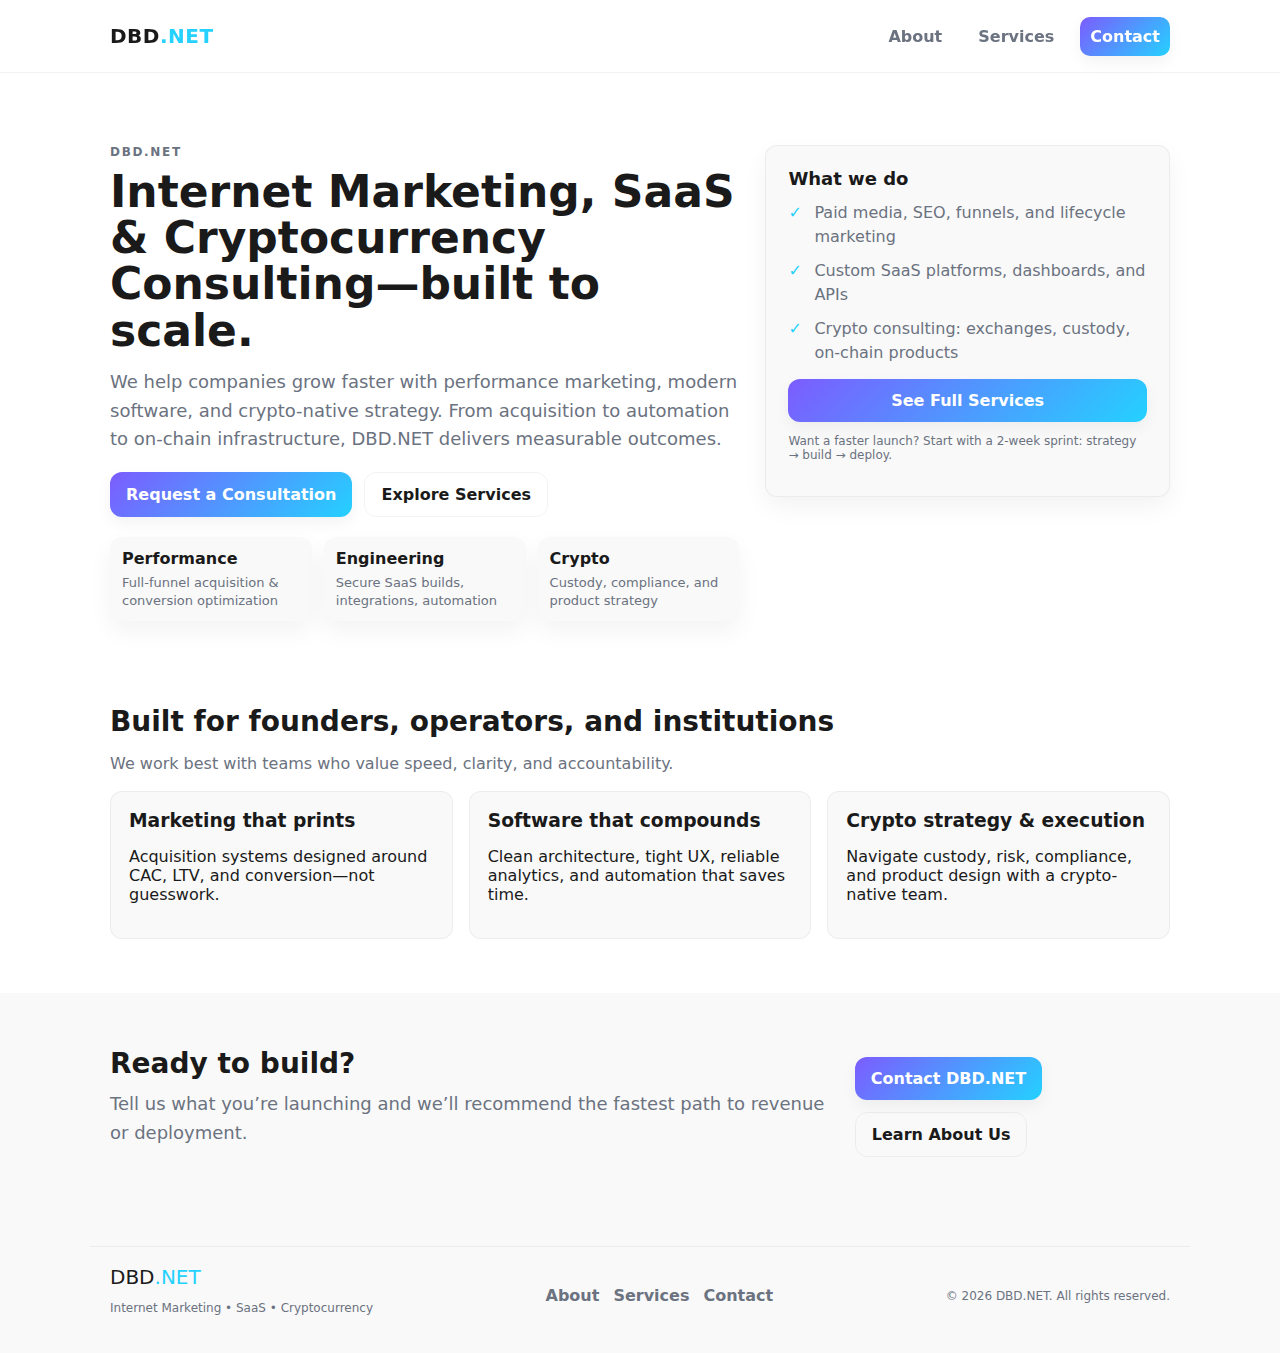
<file: index.html>
<!doctype html>
<html lang="en">
<head>
  <meta charset="utf-8" />
  <meta name="viewport" content="width=device-width,initial-scale=1" />
  <title>DBD.NET | Internet Marketing, SaaS & Cryptocurrency Consulting</title>
  <meta name="description" content="DBD.NET is a leading internet marketing, software as a service (SaaS), and cryptocurrency consulting and software firm." />

  <!-- Open Graph -->
  <meta property="og:title" content="DBD.NET" />
  <meta property="og:description" content="Internet Marketing, SaaS, and Cryptocurrency Consulting & Software." />
  <meta property="og:type" content="website" />

  <link rel="stylesheet" href="assets/styles.css" />
</head>
<body>
  <header class="header">
    <div class="container header-inner">
      <a class="brand" href="index.html" aria-label="DBD.NET home">
        <span class="brand-mark">DBD</span><span class="brand-dot">.NET</span>
      </a>

      <button class="nav-toggle" aria-label="Open menu" aria-expanded="false">
        <span></span><span></span><span></span>
      </button>

      <nav class="nav" role="navigation">
        <a href="about.html">About</a>
        <a href="services.html">Services</a>
        <a class="btn btn-sm" href="contact.html">Contact</a>
      </nav>
    </div>
  </header>

  <main>
    <section class="hero">
      <div class="container hero-grid">
        <div>
          <p class="eyebrow">DBD.NET</p>
          <h1>Internet Marketing, SaaS & Cryptocurrency Consulting—built to scale.</h1>
          <p class="lead">
            We help companies grow faster with performance marketing, modern software, and crypto-native strategy.
            From acquisition to automation to on-chain infrastructure, DBD.NET delivers measurable outcomes.
          </p>

          <div class="cta-row">
            <a class="btn" href="contact.html">Request a Consultation</a>
            <a class="btn btn-ghost" href="services.html">Explore Services</a>
          </div>

          <div class="trust">
            <div class="trust-item">
              <div class="trust-kpi">Performance</div>
              <div class="trust-text">Full-funnel acquisition & conversion optimization</div>
            </div>
            <div class="trust-item">
              <div class="trust-kpi">Engineering</div>
              <div class="trust-text">Secure SaaS builds, integrations, automation</div>
            </div>
            <div class="trust-item">
              <div class="trust-kpi">Crypto</div>
              <div class="trust-text">Custody, compliance, and product strategy</div>
            </div>
          </div>
        </div>

        <div class="hero-card">
          <h2>What we do</h2>
          <ul class="checklist">
            <li>Paid media, SEO, funnels, and lifecycle marketing</li>
            <li>Custom SaaS platforms, dashboards, and APIs</li>
            <li>Crypto consulting: exchanges, custody, on-chain products</li>
          </ul>
          <div class="card-cta">
            <a class="btn btn-block" href="services.html">See Full Services</a>
          </div>
          <p class="small muted">
            Want a faster launch? Start with a 2-week sprint: strategy → build → deploy.
          </p>
        </div>
      </div>
    </section>

    <section class="section">
      <div class="container">
        <div class="section-head">
          <h2>Built for founders, operators, and institutions</h2>
          <p class="muted">
            We work best with teams who value speed, clarity, and accountability.
          </p>
        </div>

        <div class="grid-3">
          <div class="tile">
            <h3>Marketing that prints</h3>
            <p>Acquisition systems designed around CAC, LTV, and conversion—not guesswork.</p>
          </div>
          <div class="tile">
            <h3>Software that compounds</h3>
            <p>Clean architecture, tight UX, reliable analytics, and automation that saves time.</p>
          </div>
          <div class="tile">
            <h3>Crypto strategy & execution</h3>
            <p>Navigate custody, risk, compliance, and product design with a crypto-native team.</p>
          </div>
        </div>
      </div>
    </section>

    <section class="section section-alt">
      <div class="container split">
        <div>
          <h2>Ready to build?</h2>
          <p class="lead">
            Tell us what you’re launching and we’ll recommend the fastest path to revenue or deployment.
          </p>
        </div>
        <div class="split-actions">
          <a class="btn" href="contact.html">Contact DBD.NET</a>
          <a class="btn btn-ghost" href="about.html">Learn About Us</a>
        </div>
      </div>
    </section>
  </main>

  <footer class="footer">
    <div class="container footer-inner">
      <div class="footer-brand">
        <span class="brand-mark">DBD</span><span class="brand-dot">.NET</span>
        <p class="small muted">Internet Marketing • SaaS • Cryptocurrency</p>
      </div>
      <div class="footer-links">
        <a href="about.html">About</a>
        <a href="services.html">Services</a>
        <a href="contact.html">Contact</a>
      </div>
      <div class="small muted">© <span id="year"></span> DBD.NET. All rights reserved.</div>
    </div>
  </footer>

  <script src="assets/main.js"></script>
</body>
</html>
</file>
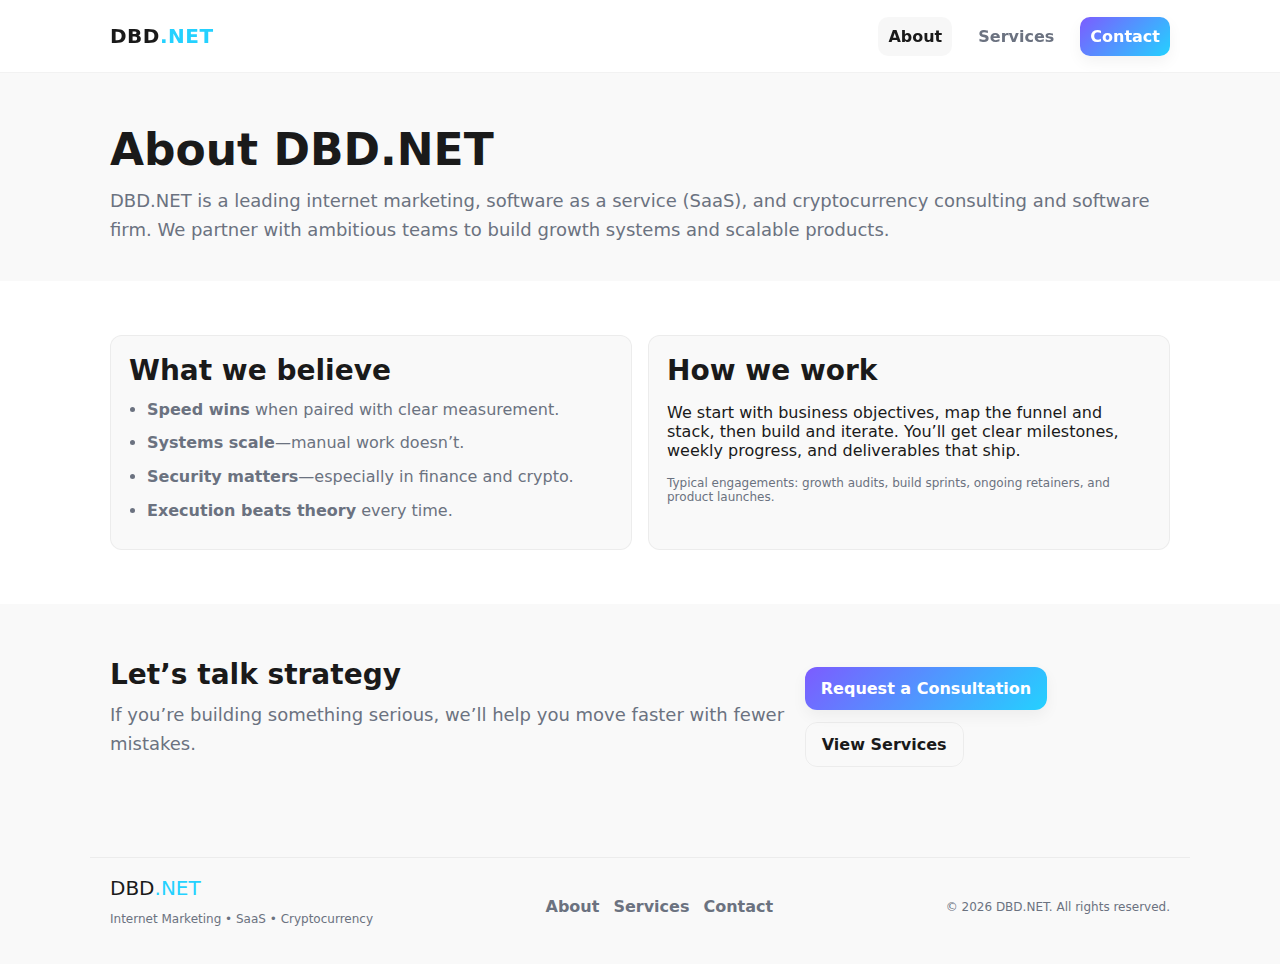
<file: about.html>
<!doctype html>
<html lang="en">
<head>
  <meta charset="utf-8" />
  <meta name="viewport" content="width=device-width,initial-scale=1" />
  <title>About | DBD.NET</title>
  <meta name="description" content="DBD.NET is a leading internet marketing, SaaS, and cryptocurrency consulting and software firm." />
  <link rel="stylesheet" href="assets/styles.css" />
</head>
<body>
  <header class="header">
    <div class="container header-inner">
      <a class="brand" href="index.html"><span class="brand-mark">DBD</span><span class="brand-dot">.NET</span></a>
      <button class="nav-toggle" aria-label="Open menu" aria-expanded="false"><span></span><span></span><span></span></button>
      <nav class="nav">
        <a class="active" href="about.html">About</a>
        <a href="services.html">Services</a>
        <a class="btn btn-sm" href="contact.html">Contact</a>
      </nav>
    </div>
  </header>

  <main>
    <section class="page-hero">
      <div class="container">
        <h1>About DBD.NET</h1>
        <p class="lead">
          DBD.NET is a leading internet marketing, software as a service (SaaS), and cryptocurrency consulting and software firm.
          We partner with ambitious teams to build growth systems and scalable products.
        </p>
      </div>
    </section>

    <section class="section">
      <div class="container grid-2">
        <div class="tile">
          <h2>What we believe</h2>
          <ul class="bullets">
            <li><strong>Speed wins</strong> when paired with clear measurement.</li>
            <li><strong>Systems scale</strong>—manual work doesn’t.</li>
            <li><strong>Security matters</strong>—especially in finance and crypto.</li>
            <li><strong>Execution beats theory</strong> every time.</li>
          </ul>
        </div>

        <div class="tile">
          <h2>How we work</h2>
          <p>
            We start with business objectives, map the funnel and stack, then build and iterate.
            You’ll get clear milestones, weekly progress, and deliverables that ship.
          </p>
          <p class="muted small">
            Typical engagements: growth audits, build sprints, ongoing retainers, and product launches.
          </p>
        </div>
      </div>
    </section>

    <section class="section section-alt">
      <div class="container split">
        <div>
          <h2>Let’s talk strategy</h2>
          <p class="lead">If you’re building something serious, we’ll help you move faster with fewer mistakes.</p>
        </div>
        <div class="split-actions">
          <a class="btn" href="contact.html">Request a Consultation</a>
          <a class="btn btn-ghost" href="services.html">View Services</a>
        </div>
      </div>
    </section>
  </main>

  <footer class="footer">
    <div class="container footer-inner">
      <div class="footer-brand">
        <span class="brand-mark">DBD</span><span class="brand-dot">.NET</span>
        <p class="small muted">Internet Marketing • SaaS • Cryptocurrency</p>
      </div>
      <div class="footer-links">
        <a href="about.html">About</a>
        <a href="services.html">Services</a>
        <a href="contact.html">Contact</a>
      </div>
      <div class="small muted">© <span id="year"></span> DBD.NET. All rights reserved.</div>
    </div>
  </footer>

  <script src="assets/main.js"></script>
</body>
</html>
</file>
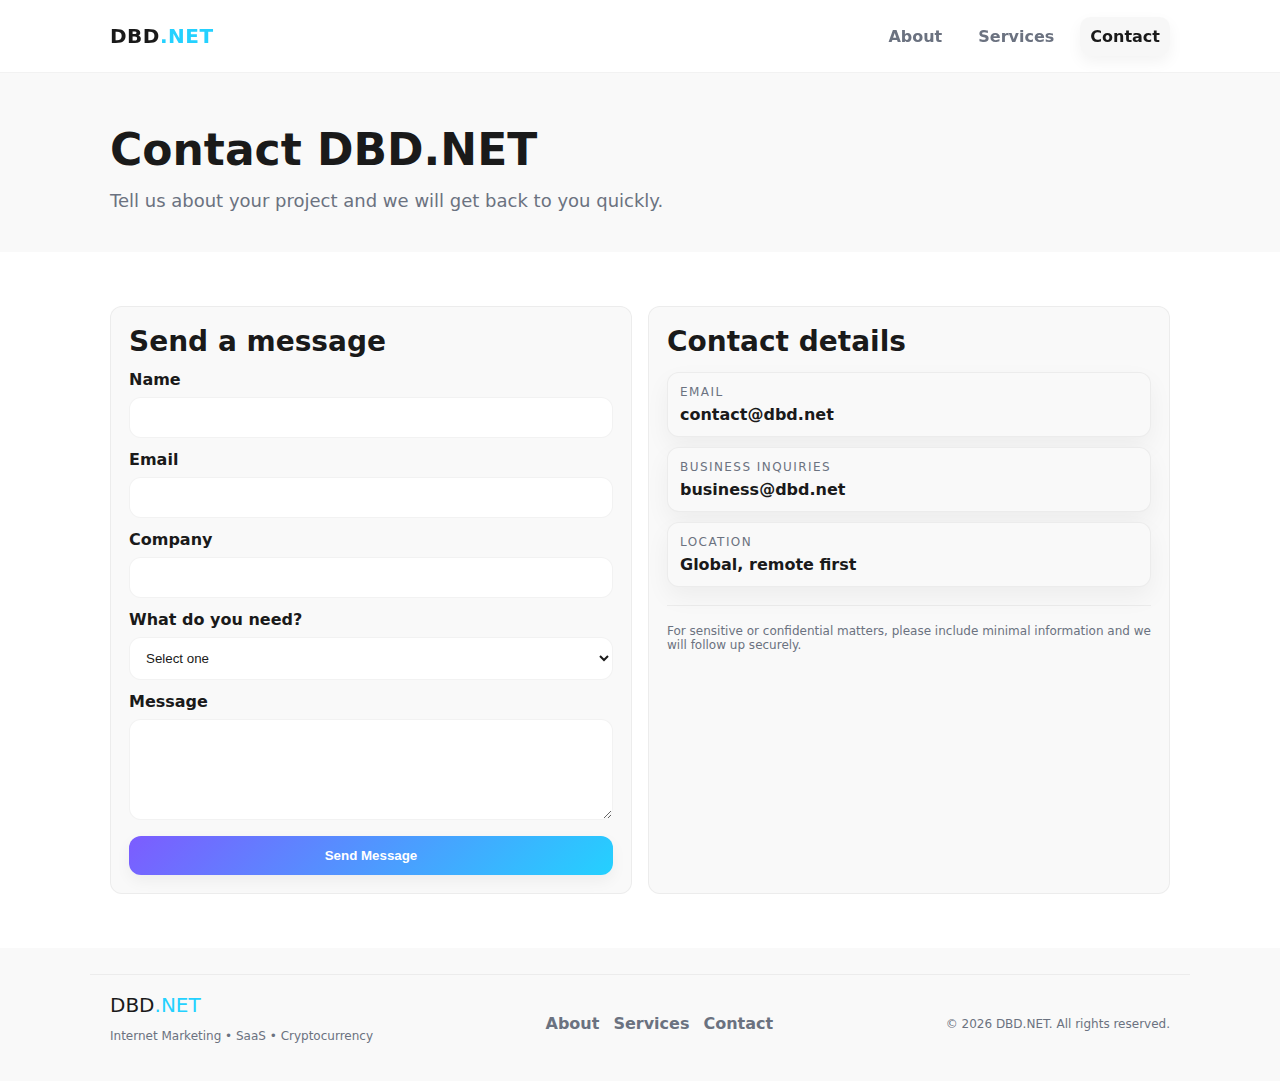
<file: contact.html>
<!doctype html>
<html lang="en">
<head>
  <meta charset="utf-8" />
  <meta name="viewport" content="width=device-width,initial-scale=1" />
  <title>Contact | DBD.NET</title>
  <meta name="description" content="Contact DBD.NET for internet marketing, SaaS, and cryptocurrency consulting." />
  <link rel="stylesheet" href="assets/styles.css" />
</head>
<body>
  <header class="header">
    <div class="container header-inner">
      <a class="brand" href="index.html">
        <span class="brand-mark">DBD</span><span class="brand-dot">.NET</span>
      </a>
      <button class="nav-toggle" aria-label="Open menu" aria-expanded="false">
        <span></span><span></span><span></span>
      </button>
      <nav class="nav">
        <a href="about.html">About</a>
        <a href="services.html">Services</a>
        <a class="active btn btn-sm" href="contact.html">Contact</a>
      </nav>
    </div>
  </header>

  <main>
    <section class="page-hero">
      <div class="container">
        <h1>Contact DBD.NET</h1>
        <p class="lead">
          Tell us about your project and we will get back to you quickly.
        </p>
      </div>
    </section>

    <section class="section">
      <div class="container grid-2">
        <div class="tile">
          <h2>Send a message</h2>
          <form id="contactForm" class="form">
            <label>
              Name
              <input type="text" name="name" required />
            </label>

            <label>
              Email
              <input type="email" name="email" required />
            </label>

            <label>
              Company
              <input type="text" name="company" />
            </label>

            <label>
              What do you need?
              <select name="need" required>
                <option value="">Select one</option>
                <option>Marketing</option>
                <option>SaaS Development</option>
                <option>Crypto Consulting</option>
                <option>General Inquiry</option>
              </select>
            </label>

            <label>
              Message
              <textarea name="message" rows="5" required></textarea>
            </label>

            <button class="btn btn-block" type="submit">Send Message</button>
          </form>
        </div>

        <div class="tile">
          <h2>Contact details</h2>

          <div class="contact-cards">
            <div class="contact-card">
              <div class="contact-label">Email</div>
              <div class="contact-value">contact@dbd.net</div>
            </div>

            <div class="contact-card">
              <div class="contact-label">Business inquiries</div>
              <div class="contact-value">business@dbd.net</div>
            </div>

            <div class="contact-card">
              <div class="contact-label">Location</div>
              <div class="contact-value">Global, remote first</div>
            </div>
          </div>

          <div class="divider"></div>

          <p class="muted small">
            For sensitive or confidential matters, please include minimal information and we will follow up securely.
          </p>
        </div>
      </div>
    </section>
  </main>

  <footer class="footer">
    <div class="container footer-inner">
      <div class="footer-brand">
        <span class="brand-mark">DBD</span><span class="brand-dot">.NET</span>
        <p class="small muted">Internet Marketing • SaaS • Cryptocurrency</p>
      </div>
      <div class="footer-links">
        <a href="about.html">About</a>
        <a href="services.html">Services</a>
        <a href="contact.html">Contact</a>
      </div>
      <div class="small muted">© <span id="year"></span> DBD.NET. All rights reserved.</div>
    </div>
  </footer>

  <script src="assets/main.js"></script>
</body>
</html>
</file>
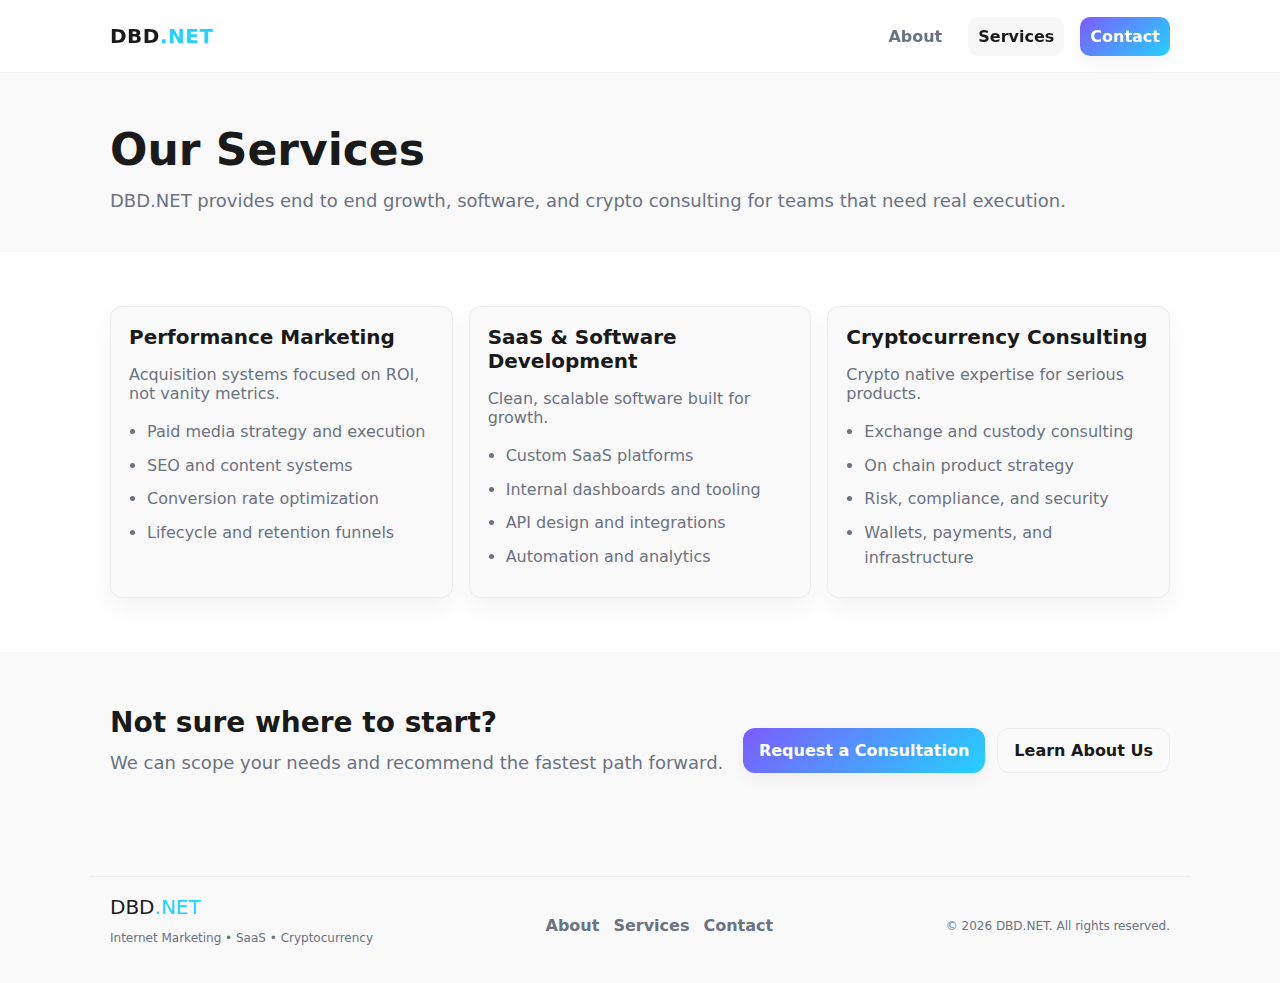
<file: services.html>
<!doctype html>
<html lang="en">
<head>
  <meta charset="utf-8" />
  <meta name="viewport" content="width=device-width,initial-scale=1" />
  <title>Services | DBD.NET</title>
  <meta name="description" content="Internet marketing, SaaS development, and cryptocurrency consulting services by DBD.NET." />
  <link rel="stylesheet" href="assets/styles.css" />
</head>
<body>
  <header class="header">
    <div class="container header-inner">
      <a class="brand" href="index.html">
        <span class="brand-mark">DBD</span><span class="brand-dot">.NET</span>
      </a>
      <button class="nav-toggle" aria-label="Open menu" aria-expanded="false">
        <span></span><span></span><span></span>
      </button>
      <nav class="nav">
        <a href="about.html">About</a>
        <a class="active" href="services.html">Services</a>
        <a class="btn btn-sm" href="contact.html">Contact</a>
      </nav>
    </div>
  </header>

  <main>
    <section class="page-hero">
      <div class="container">
        <h1>Our Services</h1>
        <p class="lead">
          DBD.NET provides end to end growth, software, and crypto consulting for teams that need real execution.
        </p>
      </div>
    </section>

    <section class="section">
      <div class="container services-grid">
        <div class="service-card">
          <h2>Performance Marketing</h2>
          <p class="muted">
            Acquisition systems focused on ROI, not vanity metrics.
          </p>
          <ul class="bullets">
            <li>Paid media strategy and execution</li>
            <li>SEO and content systems</li>
            <li>Conversion rate optimization</li>
            <li>Lifecycle and retention funnels</li>
          </ul>
        </div>

        <div class="service-card">
          <h2>SaaS & Software Development</h2>
          <p class="muted">
            Clean, scalable software built for growth.
          </p>
          <ul class="bullets">
            <li>Custom SaaS platforms</li>
            <li>Internal dashboards and tooling</li>
            <li>API design and integrations</li>
            <li>Automation and analytics</li>
          </ul>
        </div>

        <div class="service-card">
          <h2>Cryptocurrency Consulting</h2>
          <p class="muted">
            Crypto native expertise for serious products.
          </p>
          <ul class="bullets">
            <li>Exchange and custody consulting</li>
            <li>On chain product strategy</li>
            <li>Risk, compliance, and security</li>
            <li>Wallets, payments, and infrastructure</li>
          </ul>
        </div>
      </div>
    </section>

    <section class="section section-alt">
      <div class="container split">
        <div>
          <h2>Not sure where to start?</h2>
          <p class="lead">
            We can scope your needs and recommend the fastest path forward.
          </p>
        </div>
        <div class="split-actions">
          <a class="btn" href="contact.html">Request a Consultation</a>
          <a class="btn btn-ghost" href="about.html">Learn About Us</a>
        </div>
      </div>
    </section>
  </main>

  <footer class="footer">
    <div class="container footer-inner">
      <div class="footer-brand">
        <span class="brand-mark">DBD</span><span class="brand-dot">.NET</span>
        <p class="small muted">Internet Marketing • SaaS • Cryptocurrency</p>
      </div>
      <div class="footer-links">
        <a href="about.html">About</a>
        <a href="services.html">Services</a>
        <a href="contact.html">Contact</a>
      </div>
      <div class="small muted">© <span id="year"></span> DBD.NET. All rights reserved.</div>
    </div>
  </footer>

  <script src="assets/main.js"></script>
</body>
</html>
</file>
<file: assets/styles.css>
:root{
  --bg:#ffffff;          /* pure white background */
  --panel:#f9f9f9;       /* soft off-white for cards/sections */
  --text:#1a1a1a;        /* main text color */
  --muted:#6b7280;       /* secondary/muted text */
  --line:rgba(0,0,0,.05); /* subtle borders */
  --brand:#7c5cff;
  --brand2:#24d1ff;
  --shadow:0 10px 25px rgba(0,0,0,.05); /* minimal soft shadow */
  --radius:12px;
}

/* Reset */
*{box-sizing:border-box}
html,body{
  margin:0;
  padding:0;
  font-family:ui-sans-serif, system-ui, -apple-system, Segoe UI, Roboto, Helvetica, Arial;
  background:var(--bg);
  color:var(--text);
}
a{color:inherit;text-decoration:none}
.container{max-width:1100px;margin:0 auto;padding:0 20px}

/* Header & Navigation */
.header{
  position:sticky;
  top:0;
  z-index:50;
  background:rgba(255,255,255,.98);
  backdrop-filter: blur(6px);
  border-bottom:1px solid var(--line);
}
.header-inner{display:flex;align-items:center;justify-content:space-between;height:72px;gap:18px}
.brand{display:flex;align-items:baseline;font-weight:800;letter-spacing:.5px;color:var(--text)}
.brand-mark{font-size:20px}
.brand-dot{font-size:20px;color:var(--brand2)}
.nav{display:flex;align-items:center;gap:16px}
.nav a{
  color:var(--muted);
  font-weight:600;
  padding:10px 10px;
  border-radius:10px;
  transition:.2s;
}
.nav a:hover{
  background:rgba(0,0,0,.03);
  color:var(--text);
}
.nav a.active{
  color:var(--text);
  background:rgba(0,0,0,.03);
}

/* Navigation button (Contact) */
.nav .btn{
  color:#ffffff; /* always visible */
  background:linear-gradient(135deg,var(--brand),var(--brand2));
  transition: color 0.2s ease;
}
.nav .btn:hover{
  color:#1a1a1a;
}

/* Hamburger toggle */
.nav-toggle{display:none;background:transparent;border:0;cursor:pointer}
.nav-toggle span{display:block;width:24px;height:2px;background:var(--text);margin:6px 0;border-radius:2px}

/* Buttons */
.btn{
  display:inline-flex;align-items:center;justify-content:center;
  background:linear-gradient(135deg,var(--brand),var(--brand2));
  color:#ffffff;
  font-weight:800;
  padding:12px 16px;border-radius:12px;
  border:none;
  box-shadow:0 6px 15px rgba(0,0,0,.05);
  transition:.2s;
}
.btn:hover{transform:translateY(-1px); color:#1a1a1a;}
.btn:active{transform:translateY(0)}
.btn-ghost{
  background:transparent;color:var(--text);
  border:1px solid var(--line);
  box-shadow:none;
}
.btn-sm{padding:10px 12px;border-radius:10px}
.btn-block{width:100%}

/* Hero Section */
.hero{
  position:relative;
  padding:72px 0 30px;
  background:var(--bg);
}
.hero-grid{display:grid;grid-template-columns:1.4fr .9fr;gap:26px;align-items:start}
.eyebrow{color:var(--muted);font-weight:700;letter-spacing:.14em;text-transform:uppercase;margin:0 0 10px;font-size:12px}
h1{font-size:44px;line-height:1.05;margin:0 0 14px}
.lead{color:var(--muted);font-size:18px;line-height:1.6;margin:0 0 18px}
.cta-row{display:flex;gap:12px;flex-wrap:wrap;margin:14px 0 20px}

/* Cards */
.hero-card{
  background:var(--panel);
  border-radius:var(--radius);
  padding:22px;
  box-shadow:var(--shadow);
  border:1px solid var(--line);
}
.hero-card h2{margin:0 0 12px;font-size:18px}
.checklist{list-style:none;padding:0;margin:0 0 14px}
.checklist li{padding-left:26px;position:relative;margin:10px 0;color:var(--muted);line-height:1.5}
.checklist li:before{
  content:"✓";
  position:absolute;left:0;top:0;
  color:var(--brand2);font-weight:900;
}

/* Trust/Stats */
.trust{display:grid;grid-template-columns:repeat(3,1fr);gap:12px;margin-top:10px}
.trust-item{border-radius:var(--radius);padding:12px;background:var(--panel);box-shadow:var(--shadow)}
.trust-kpi{font-weight:900}
.trust-text{color:var(--muted);font-size:13px;margin-top:6px;line-height:1.35}

/* Sections */
.section{padding:54px 0}
.section-alt{background:var(--panel)}
.section-head{margin-bottom:18px}
.section-head h2{margin:0 0 8px}
h2{font-size:28px;margin:0 0 10px}
h3{margin:0 0 10px}
.small{font-size:12px}
.muted{color:var(--muted)}

/* Grids */
.grid-3{display:grid;grid-template-columns:repeat(3,1fr);gap:16px}
.grid-2{display:grid;grid-template-columns:repeat(2,1fr);gap:16px}
.tile{
  border-radius:var(--radius);
  padding:18px;
  background:var(--panel);
  border:1px solid var(--line);
}
.bullets{margin:0;padding-left:18px;color:var(--muted);line-height:1.6}
.bullets li{margin:8px 0}

.services-grid{display:grid;grid-template-columns:repeat(3,1fr);gap:16px}
.service-card{
  border-radius:var(--radius);
  padding:18px;
  background:var(--panel);
  box-shadow:var(--shadow);
  border:1px solid var(--line);
}
.service-card h2{font-size:20px;margin:0 0 8px}
.service-cta{margin-top:14px}

/* Page Hero */
.page-hero{
  padding:54px 0 18px;
  background:var(--panel);
}

/* Forms */
.form label{display:block;margin:12px 0;font-weight:700}
input, select, textarea{
  width:100%;
  margin-top:8px;
  padding:12px 12px;
  border-radius:12px;
  border:1px solid var(--line);
  background:var(--bg);
  color:var(--text);
  outline:none;
}
input:focus, select:focus, textarea:focus{border-color:var(--brand2)}
.contact-cards{display:grid;gap:10px;margin-top:14px}
.contact-card{border-radius:var(--radius);padding:12px;background:var(--panel);box-shadow:var(--shadow);border:1px solid var(--line)}
.contact-label{color:var(--muted);font-size:12px;text-transform:uppercase;letter-spacing:.12em}
.contact-value{margin-top:6px;font-weight:800}
.divider{height:1px;background:var(--line);margin:18px 0}

/* Split layout */
.split{display:flex;align-items:center;justify-content:space-between;gap:18px}
.split-actions{display:flex;gap:12px;flex-wrap:wrap}

/* Footer */
.footer{padding:26px 0;background:var(--panel)}
.footer-inner{display:flex;align-items:center;justify-content:space-between;gap:16px;flex-wrap:wrap;border-top:1px solid var(--line);padding-top:18px}
.footer-links{display:flex;gap:14px}
.footer-links a{color:var(--muted);font-weight:700}
.footer-links a:hover{color:var(--text)}

/* Responsive */
@media (max-width: 920px){
  .hero-grid{grid-template-columns:1fr}
  .services-grid{grid-template-columns:1fr}
  .grid-3{grid-template-columns:1fr}
  .grid-2{grid-template-columns:1fr}
  h1{font-size:38px}
  .trust{grid-template-columns:1fr}
  .split{flex-direction:column;align-items:flex-start}
  .nav-toggle{display:block}
  .nav{display:none;position:absolute;right:20px;top:72px;background:var(--panel);border:1px solid var(--line);border-radius:16px;padding:10px;flex-direction:column;min-width:210px}
  .nav.open{display:flex}
}
</file>
